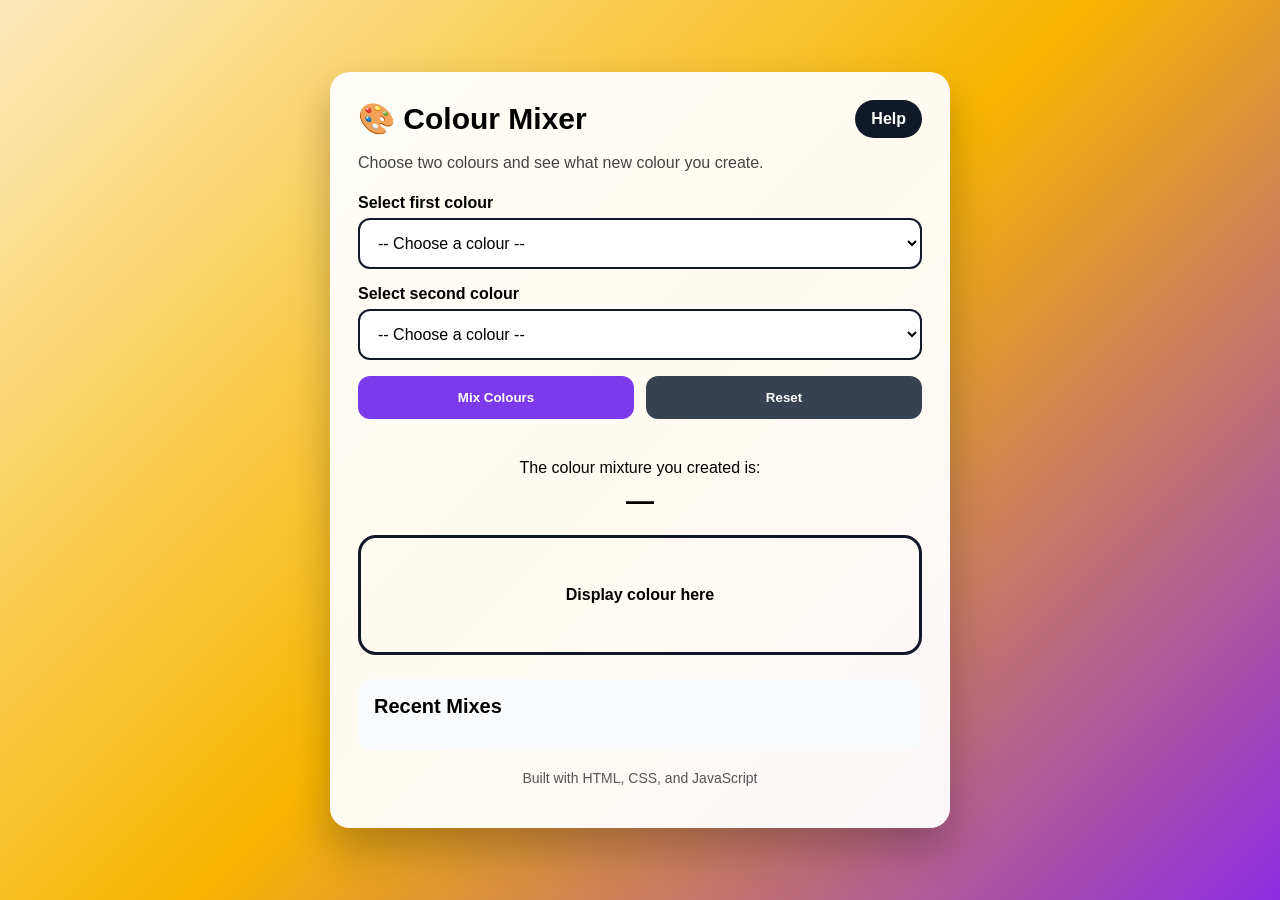
<file: index.html>
<!DOCTYPE html>
<html lang="en">
<head>
  <meta charset="UTF-8" />
  <meta name="viewport" content="width=device-width, initial-scale=1.0"/>
  <title>Colour Mixer</title>
  <link rel="stylesheet" href="styles.css" />
</head>
<body>

  <main class="card">
    <nav class="nav">
      <h1>🎨 Colour Mixer</h1>
      <a href="help.html">Help</a>
    </nav>

    <header class="header">
      <p class="subtitle">Choose two colours and see what new colour you create.</p>
    </header>

    <section class="inputs">
      <div class="field">
        <label for="colour1">Select first colour</label>
        <select id="colour1">
          <option value="">-- Choose a colour --</option>
          <option value="red">Red</option>
          <option value="blue">Blue</option>
          <option value="yellow">Yellow</option>
          <option value="black">Black</option>
          <option value="white">White</option>
        </select>
      </div>

      <div class="field">
        <label for="colour2">Select second colour</label>
        <select id="colour2">
          <option value="">-- Choose a colour --</option>
          <option value="red">Red</option>
          <option value="blue">Blue</option>
          <option value="yellow">Yellow</option>
          <option value="black">Black</option>
          <option value="white">White</option>
        </select>
      </div>

      <div class="button-row">
        <button id="mixBtn" class="btn">Mix Colours</button>
        <button id="resetBtn" class="btn secondary">Reset</button>
      </div>

      <p id="message" class="message" aria-live="polite"></p>
    </section>

    <section class="result">
      <p class="result-title">The colour mixture you created is:</p>
      <h2 id="resultName" class="result-name">—</h2>

      <div class="preview-wrap">
        <div id="preview" class="preview">Display colour here</div>
      </div>
    </section>

    <section class="history-section">
      <h2>Recent Mixes</h2>
      <ul id="historyList"></ul>
    </section>

    <audio id="mixSound" src="mix-sound.mp3"></audio>
    <audio id="sameSound" src="same-mix.mp3"></audio>

    <footer class="footer">
      <p>Built with HTML, CSS, and JavaScript</p>
    </footer>

  </main>

  <script src="script.js"></script>
</body>
</html>
</file>
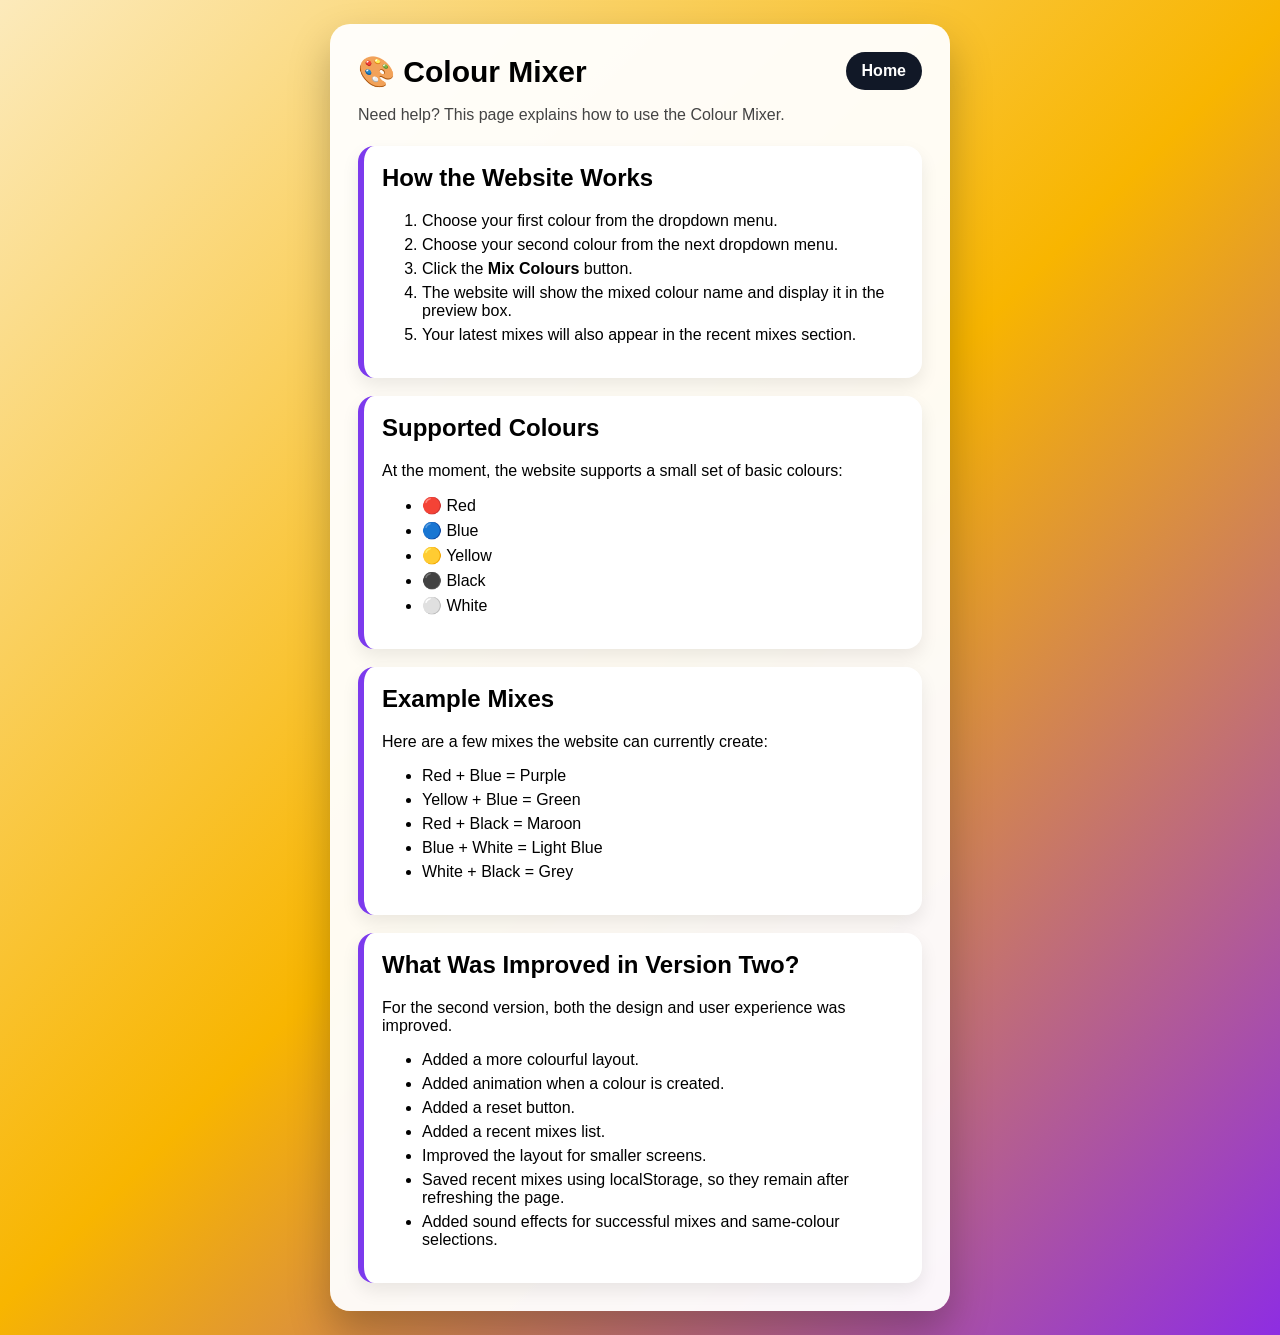
<file: help.html>
<!DOCTYPE html>
<html lang="en">
<head>
  <meta charset="UTF-8">
  <meta name="viewport" content="width=device-width, initial-scale=1.0"/>
  <title>Colour Mixer - Help</title>
  <link rel="stylesheet" href="styles.css">
</head>
<body>

  <main class="card">
    <nav class="nav">
      <h1>🎨 Colour Mixer</h1>
      <a href="index.html">Home</a>
    </nav>

    <header class="header">
      <p class="subtitle">Need help? This page explains how to use the Colour Mixer.</p>
    </header>

    <section class="help-box">
      <h2>How the Website Works</h2>
      <ol>
        <li>Choose your first colour from the dropdown menu.</li>
        <li>Choose your second colour from the next dropdown menu.</li>
        <li>Click the <strong>Mix Colours</strong> button.</li>
        <li>The website will show the mixed colour name and display it in the preview box.</li>
        <li>Your latest mixes will also appear in the recent mixes section.</li>
      </ol>
    </section>

    <section class="help-box">
      <h2>Supported Colours</h2>
      <p>At the moment, the website supports a small set of basic colours:</p>
      <ul>
        <li>🔴 Red</li>
        <li>🔵 Blue</li>
        <li>🟡 Yellow</li>
        <li>⚫ Black</li>
        <li>⚪ White</li>
      </ul>
    </section>

    <section class="help-box">
      <h2>Example Mixes</h2>
      <p>Here are a few mixes the website can currently create:</p>
      <ul>
        <li>Red + Blue = Purple</li>
        <li>Yellow + Blue = Green</li>
        <li>Red + Black = Maroon</li>
        <li>Blue + White = Light Blue</li>
        <li>White + Black = Grey</li>
      </ul>
    </section>

    <section class="help-box">
      <h2>What Was Improved in Version Two?</h2>
      <p>For the second version, both the design and user experience was improved.</p>
      <ul>
        <li>Added a more colourful layout.</li>
        <li>Added animation when a colour is created.</li>
        <li>Added a reset button.</li>
        <li>Added a recent mixes list.</li>
        <li>Improved the layout for smaller screens.</li>
        <li>Saved recent mixes using localStorage, so they remain after refreshing the page.</li>
        <li>Added sound effects for successful mixes and same-colour selections.</li>
      </ul>
    </section>

  </main>

</body>
</html>
</file>
<file: styles.css>
* {
  box-sizing: border-box;
}

body {
  margin: 0;
  font-family: Arial, sans-serif;
  min-height: 100vh;
  background: linear-gradient(135deg, #fceabb, #f8b500, #8e2de2);
  padding: 24px;
  display: flex;
  justify-content: center;
  align-items: center;
}

.card {
  width: 100%;
  max-width: 620px;
  background: rgba(255, 255, 255, 0.95);
  border-radius: 20px;
  padding: 28px;
  box-shadow: 0 20px 40px rgba(0, 0, 0, 0.25);
  animation: fadeIn 0.8s ease-in-out;
}

.nav {
  display: flex;
  justify-content: space-between;
  align-items: center;
  margin-bottom: 16px;
}

.nav h1 {
  margin: 0;
  font-size: 30px;
}

.nav a {
  background: #111827;
  color: white;
  padding: 10px 16px;
  border-radius: 999px;
  text-decoration: none;
  font-weight: bold;
}

.nav a:hover {
  background: #374151;
}

.subtitle {
  margin: 0 0 22px 0;
  color: #444;
  font-size: 16px;
}

.inputs {
  display: grid;
  gap: 16px;
  margin-bottom: 24px;
}

.field label {
  display: block;
  margin-bottom: 6px;
  font-weight: bold;
}

.field select {
  width: 100%;
  padding: 14px;
  border: 2px solid #111827;
  border-radius: 12px;
  font-size: 16px;
  background: white;
}

.button-row {
  display: flex;
  gap: 12px;
}

.btn {
  flex: 1;
  padding: 14px;
  border: none;
  border-radius: 12px;
  background: #7c3aed;
  color: white;
  font-weight: bold;
  cursor: pointer;
  transition: transform 0.2s, background 0.2s;
}

.btn:hover {
  background: #5b21b6;
  transform: translateY(-2px);
}

.secondary {
  background: #374151;
}

.secondary:hover {
  background: #111827;
}

.message {
  margin: 0;
  font-weight: bold;
  color: #111827;
}

.result {
  text-align: center;
}

.result-title {
  margin: 0 0 8px 0;
}

.result-name {
  margin: 0 0 18px 0;
  font-size: 28px;
}

.preview {
  width: 100%;
  height: 120px;
  border-radius: 18px;
  border: 3px solid #111827;
  display: flex;
  align-items: center;
  justify-content: center;
  font-weight: bold;
  transition: background-color 0.5s ease, transform 0.3s ease;
}

.preview.active {
  transform: scale(1.03);
  animation: pulse 0.6s ease;
}

.history-section {
  margin-top: 24px;
  background: #f9fafb;
  padding: 16px;
  border-radius: 14px;
}

.history-section h2 {
  margin-top: 0;
  font-size: 20px;
}

#historyList {
  padding-left: 20px;
}

#historyList li {
  margin-bottom: 6px;
}

@keyframes fadeIn {
  from {
    opacity: 0;
    transform: translateY(18px);
  }

  to {
    opacity: 1;
    transform: translateY(0);
  }
}

@keyframes pulse {
  0% {
    transform: scale(1);
  }

  50% {
    transform: scale(1.05);
  }

  100% {
    transform: scale(1.03);
  }
}

.footer {
  margin-top: 20px;
  text-align: center;
  font-size: 14px;
  color: #555;
}

.help-box {
  background: #ffffff;
  padding: 18px;
  margin-top: 18px;
  border-radius: 16px;
  border-left: 6px solid #7c3aed;
  box-shadow: 0 8px 18px rgba(0, 0, 0, 0.08);
  animation: slideUp 0.6s ease both;
}

.help-box h2 {
  margin-top: 0;
}

.help-box li {
  margin-bottom: 6px;
}

.help-box:hover {
  transform: translateY(-3px);
  transition: transform 0.2s ease;
}

@keyframes slideUp {
  from {
    opacity: 0;
    transform: translateY(16px);
  }

  to {
    opacity: 1;
    transform: translateY(0);
  }
}

@media (max-width: 520px) {
  .button-row {
    flex-direction: column;
  }

  .nav {
    flex-direction: column;
    gap: 12px;
  }
}
</file>
